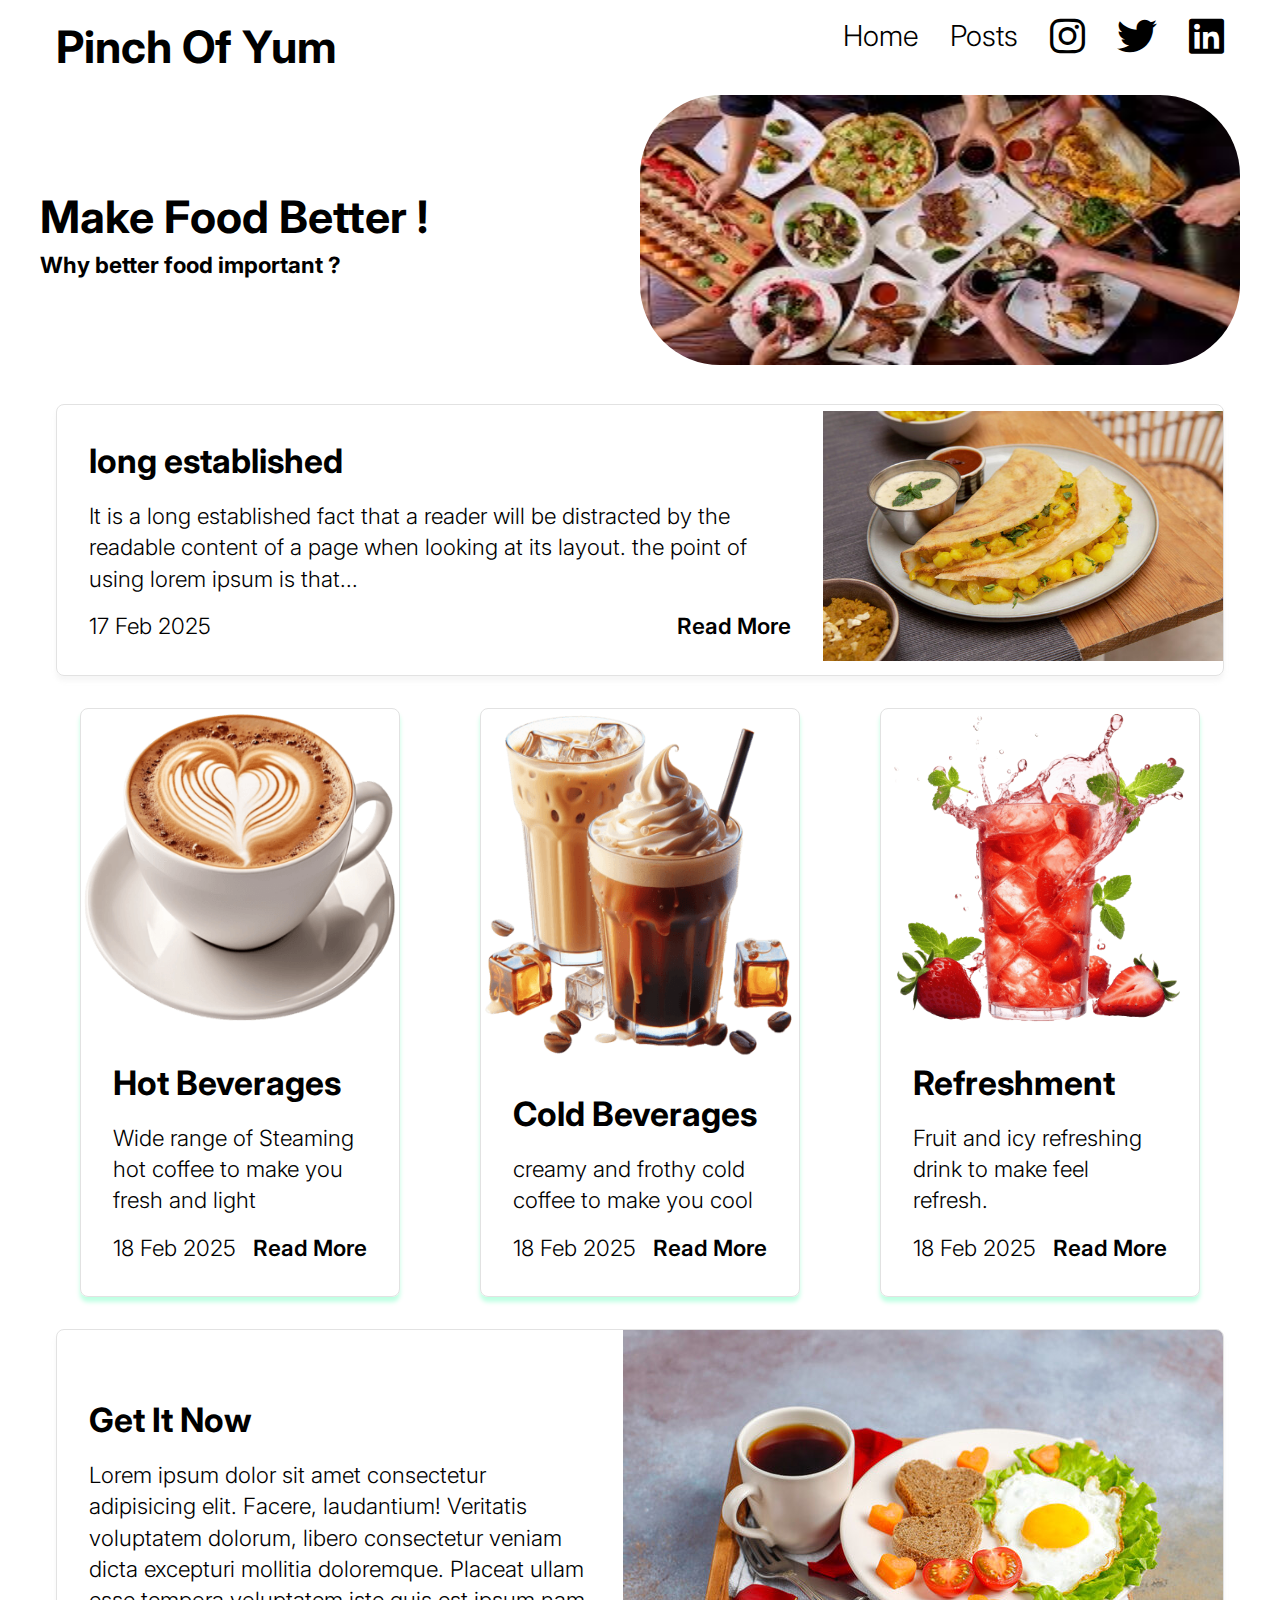
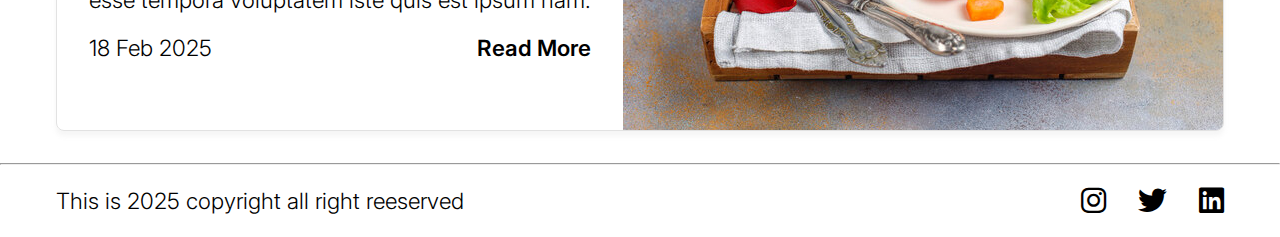
<file: index.html>
<!DOCTYPE html>
<html lang="en">
<head>
  <meta charset="UTF-8">
  <meta name="viewport" content="width=device-width, initial-scale=1.0">
  <title>Blog Website</title>
  <link rel="stylesheet" href="https://cdnjs.cloudflare.com/ajax/libs/font-awesome/6.7.2/css/all.min.css" integrity="sha512-Evv84Mr4kqVGRNSgIGL/F/aIDqQb7xQ2vcrdIwxfjThSH8CSR7PBEakCr51Ck+w+/U6swU2Im1vVX0SVk9ABhg==" crossorigin="anonymous" referrerpolicy="no-referrer" />
  <link rel="stylesheet" href="style.css">
  
</head>
<body>
  <header>
    <nav>
      <h1>Pinch Of Yum</h1>
      <ul>
        <a href="index.html">
          <li>Home</li>
        </a>
      <li>Posts</li>
      <li><i class="fa-brands fa-instagram"></i></li>
         
        
         
          <li><i class="fa-brands fa-twitter"></i></li>
        
        <li>
          <i class="fa-brands fa-linkedin"></i>
        </li> 
        
      </ul>
    </nav>
  </header>
    <main>
      <section id="hero">
        <div class="hero-content">
          <h1>Make Food Better ! </h1>
          <h4>
           Why better food important ?
          </h4>
</div>
        <div class="hero_image">
          <img src="images/hero.jfif" alt="hero-img">
        </img>
        </div>
      </section>

      <div class="h-card">
        <div class="card_content">
          <h2>long established</h2>
          <p> It is a long established fact that a reader will be distracted by the readable content of a page when looking at its layout. the point of using lorem ipsum is that...</p>
          <div class="status">
            <p>17 Feb 2025</p>
           <a href="post.html"><button class="read-btn">Read More</button></a> 
          </div>
        </div>
        <div class="hor_image">
        <img src="images/gallery-5.jpg" alt="Dinner-img">
      </div>
      </div>
      <div class="card_container">
        <div class="card_wrapper">
          <div class="v-card">
            <div class="card_content">
              <h2>Hot Beverages</h2>
              <p>Wide range of Steaming hot coffee to make you fresh and light</p>
              <div class="status">
                <p>18 Feb 2025</p>
                <a href="post.html"><button class="read-btn">Read More</button></a>
              </div>
            </div>
            <img src="images/hot-beverages.png" alt="card-img">
          </div>
        </div>
        <div class="card_wrapper">
          <div class="v-card">
            <div class="card_content">
              <h2>Cold Beverages</h2>
              <p>creamy and frothy cold coffee to make you cool</p>
              <div class="status">
                <p>18 Feb 2025</p>
                <a href="post.html"><button class="read-btn">Read More</button></a>
              </div>
            </div>
            <img src="images/cold-beverages.png" alt="card-img">
          </div>
        </div>
        <div class="card_wrapper">
          <div class="v-card">
            <div class="card_content">
              <h2>Refreshment</h2>
              <p>Fruit and icy refreshing drink to make feel refresh.</p>
              <div class="status">
                <p>18 Feb 2025</p>
                <a href="post.html"><button class="read-btn">Read More</button></a>
              </div>
            </div>
            <img src="images/refreshment.png" alt="card-img">
          </div>
        </div>
      </div>
      <div class="h-card">
        <div class="card_content">
          <h2>Get It Now</h2>
          <p>Lorem ipsum dolor sit amet consectetur adipisicing elit. Facere, laudantium! Veritatis voluptatem dolorum, libero consectetur veniam dicta excepturi mollitia doloremque. Placeat ullam esse tempora voluptatem iste quis est ipsum nam.</p>
          <div class="status">
            <p>18 Feb 2025</p>
           <a href="post.html"> <button class="read-btn">Read More</button></a>
          </div>
        </div>
        <img src="images/gallery-4.jpg" alt="big-img">
      </div>
    </main>
    <hr>
    <footer>
      <p>This is 2025 copyright all right reeserved</p>
      <ul>
        
         <li> <i class="fa-brands fa-instagram"></i></li>
        
        <li>
          <i class="fa-brands fa-twitter"></i>
        </li>
        <li>
          <i class="fa-brands fa-linkedin"></i>
        </li>
      </ul>
    </footer>
  
</body>
</html>
</file>
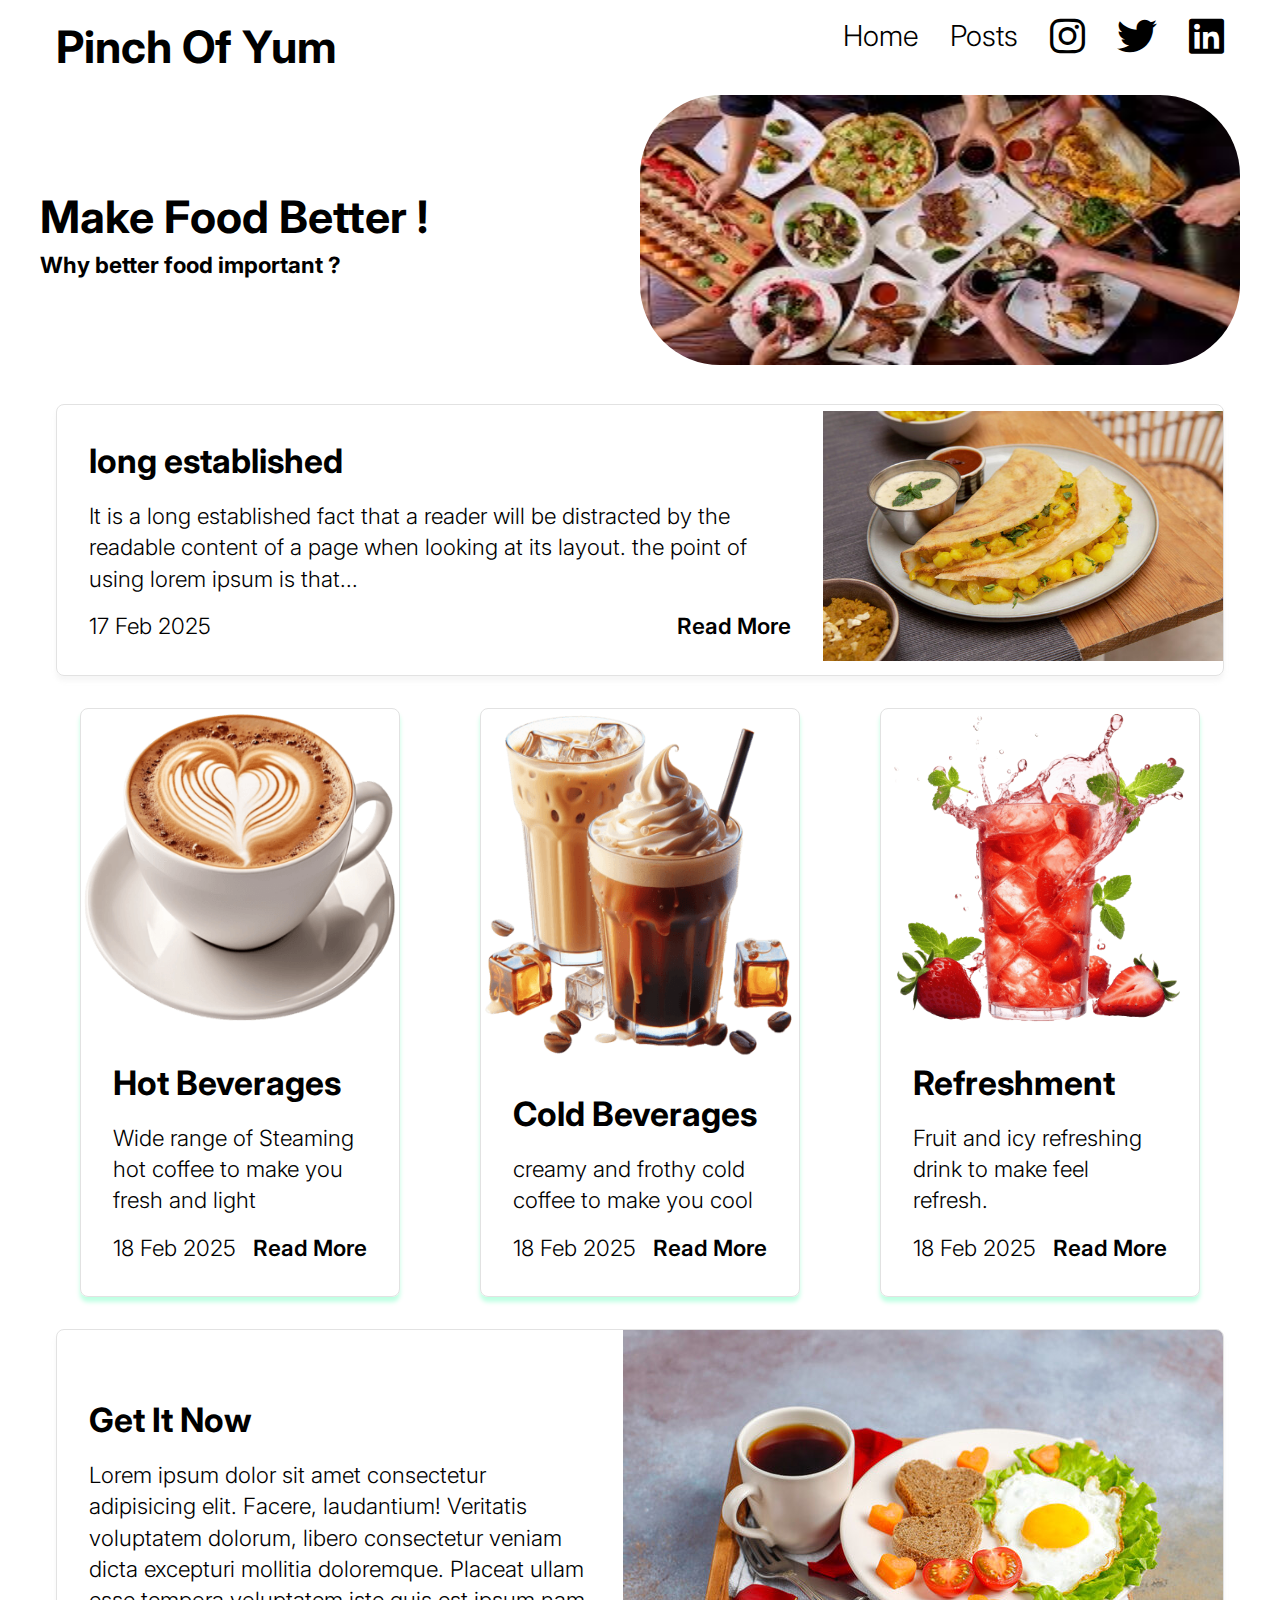
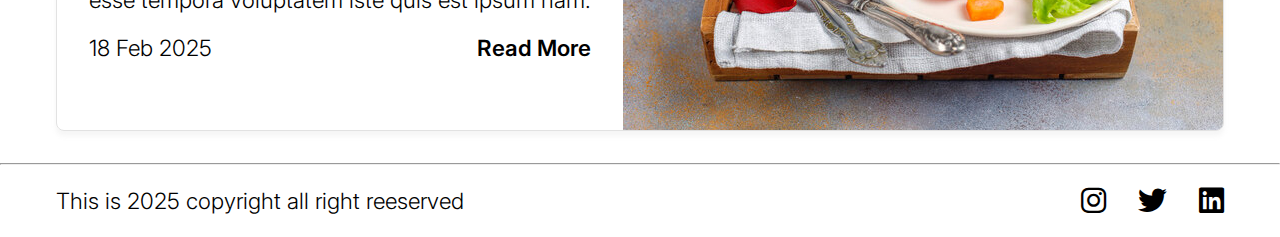
<file: home.html>
<!DOCTYPE html>
<html lang="en">
<head>
  <meta charset="UTF-8">
  <meta name="viewport" content="width=device-width, initial-scale=1.0">
  <title>Blog Website</title>
  <link rel="stylesheet" href="https://cdnjs.cloudflare.com/ajax/libs/font-awesome/6.7.2/css/all.min.css" integrity="sha512-Evv84Mr4kqVGRNSgIGL/F/aIDqQb7xQ2vcrdIwxfjThSH8CSR7PBEakCr51Ck+w+/U6swU2Im1vVX0SVk9ABhg==" crossorigin="anonymous" referrerpolicy="no-referrer" />
  <link rel="stylesheet" href="style.css">
  
</head>
<body>
  <header>
    <nav>
      <h1>Pinch Of Yum</h1>
      <ul>
        <a href="home.html">
          <li>Home</li>
        </a>
      <li>Posts</li>
      <li><i class="fa-brands fa-instagram"></i></li>
         
        
         
          <li><i class="fa-brands fa-twitter"></i></li>
        
        <li>
          <i class="fa-brands fa-linkedin"></i>
        </li> 
        
      </ul>
    </nav>
  </header>
    <main>
      <section id="hero">
        <div class="hero-content">
          <h1>Make Food Better ! </h1>
          <h4>
           Why better food important ?
          </h4>
</div>
        <div class="hero_image">
          <img src="images/hero.jfif" alt="hero-img">
        </img>
        </div>
      </section>

      <div class="h-card">
        <div class="card_content">
          <h2>long established</h2>
          <p> It is a long established fact that a reader will be distracted by the readable content of a page when looking at its layout. the point of using lorem ipsum is that...</p>
          <div class="status">
            <p>17 Feb 2025</p>
           <a href="post.html"><button class="read-btn">Read More</button></a> 
          </div>
        </div>
        <div class="hor_image">
        <img src="images/gallery-5.jpg" alt="Dinner-img">
      </div>
      </div>
      <div class="card_container">
        <div class="card_wrapper">
          <div class="v-card">
            <div class="card_content">
              <h2>Hot Beverages</h2>
              <p>Wide range of Steaming hot coffee to make you fresh and light</p>
              <div class="status">
                <p>18 Feb 2025</p>
                <a href="post.html"><button class="read-btn">Read More</button></a>
              </div>
            </div>
            <img src="images/hot-beverages.png" alt="card-img">
          </div>
        </div>
        <div class="card_wrapper">
          <div class="v-card">
            <div class="card_content">
              <h2>Cold Beverages</h2>
              <p>creamy and frothy cold coffee to make you cool</p>
              <div class="status">
                <p>18 Feb 2025</p>
                <a href="post.html"><button class="read-btn">Read More</button></a>
              </div>
            </div>
            <img src="images/cold-beverages.png" alt="card-img">
          </div>
        </div>
        <div class="card_wrapper">
          <div class="v-card">
            <div class="card_content">
              <h2>Refreshment</h2>
              <p>Fruit and icy refreshing drink to make feel refresh.</p>
              <div class="status">
                <p>18 Feb 2025</p>
                <a href="post.html"><button class="read-btn">Read More</button></a>
              </div>
            </div>
            <img src="images/refreshment.png" alt="card-img">
          </div>
        </div>
      </div>
      <div class="h-card">
        <div class="card_content">
          <h2>Get It Now</h2>
          <p>Lorem ipsum dolor sit amet consectetur adipisicing elit. Facere, laudantium! Veritatis voluptatem dolorum, libero consectetur veniam dicta excepturi mollitia doloremque. Placeat ullam esse tempora voluptatem iste quis est ipsum nam.</p>
          <div class="status">
            <p>18 Feb 2025</p>
           <a href="post.html"> <button class="read-btn">Read More</button></a>
          </div>
        </div>
        <img src="images/gallery-4.jpg" alt="big-img">
      </div>
    </main>
    <hr>
    <footer>
      <p>This is 2025 copyright all right reeserved</p>
      <ul>
        
         <li> <i class="fa-brands fa-instagram"></i></li>
        
        <li>
          <i class="fa-brands fa-twitter"></i>
        </li>
        <li>
          <i class="fa-brands fa-linkedin"></i>
        </li>
      </ul>
    </footer>
  
</body>
</html>
</file>
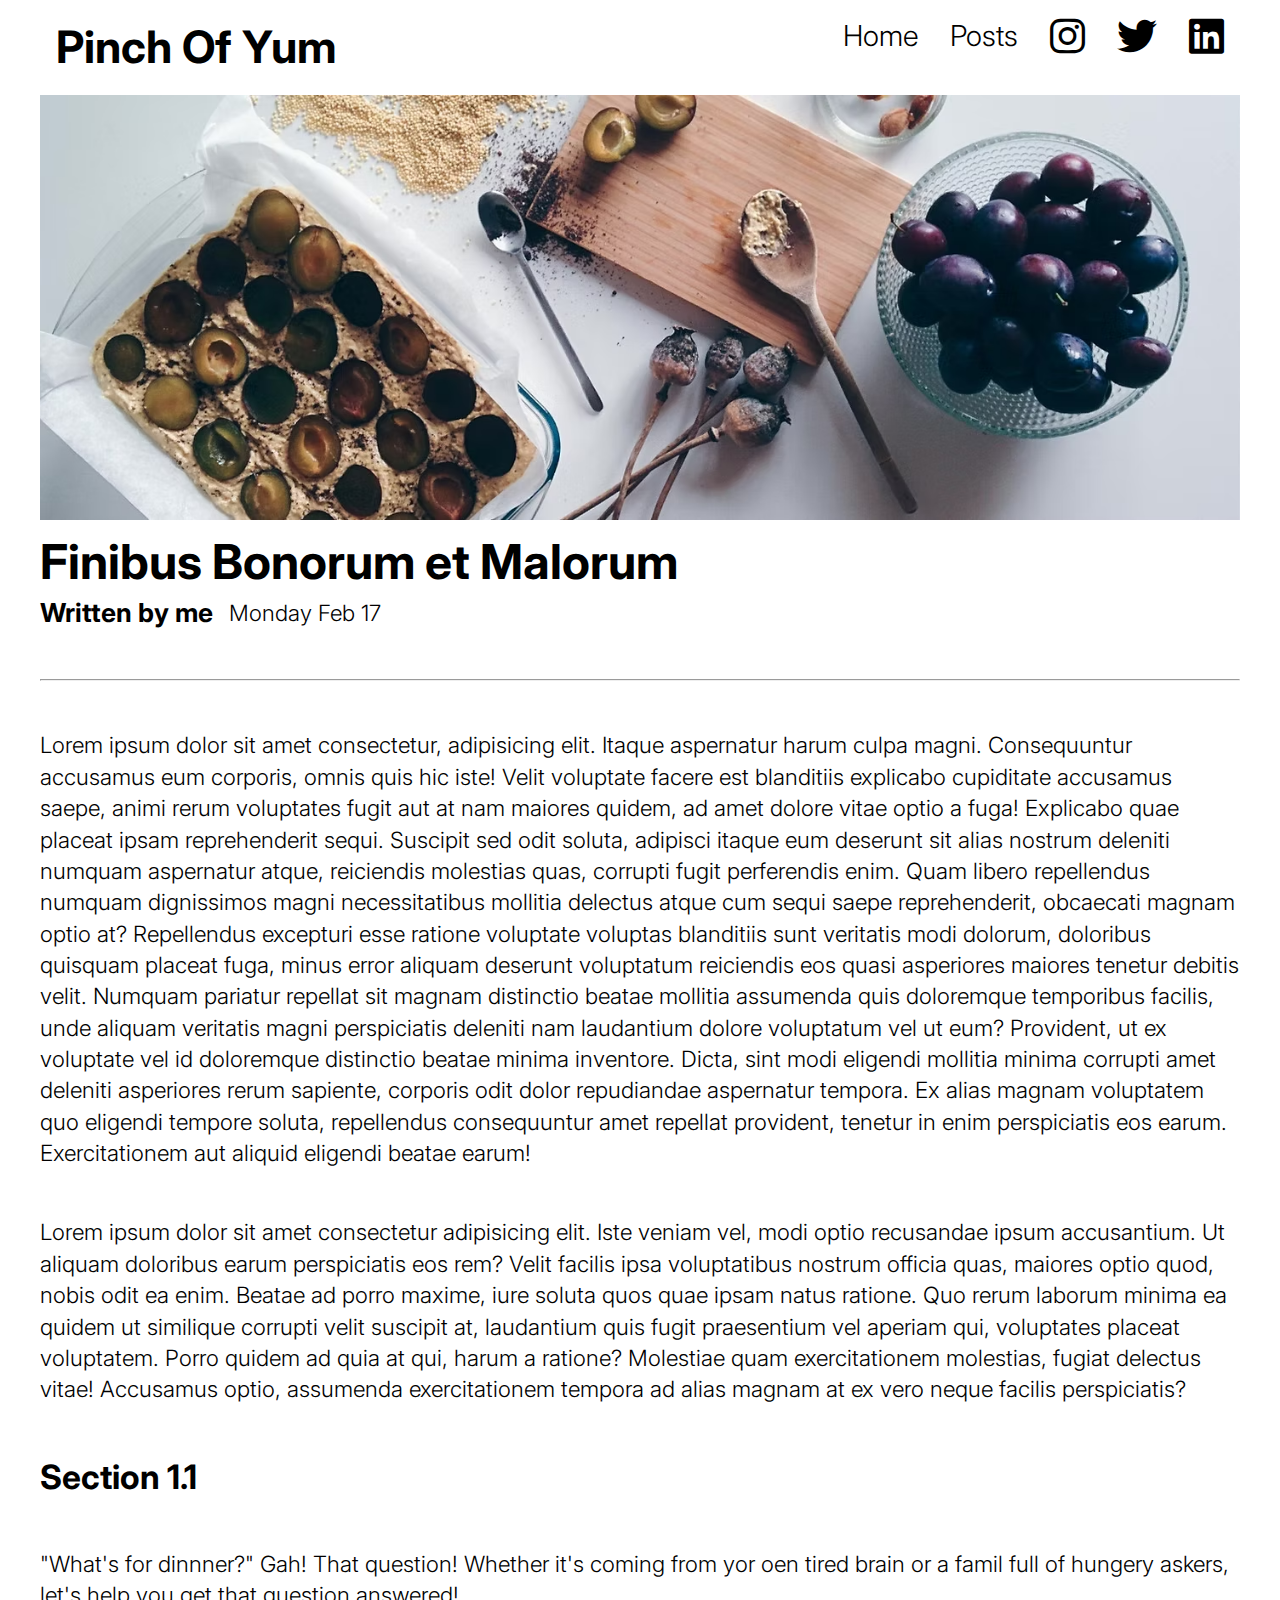
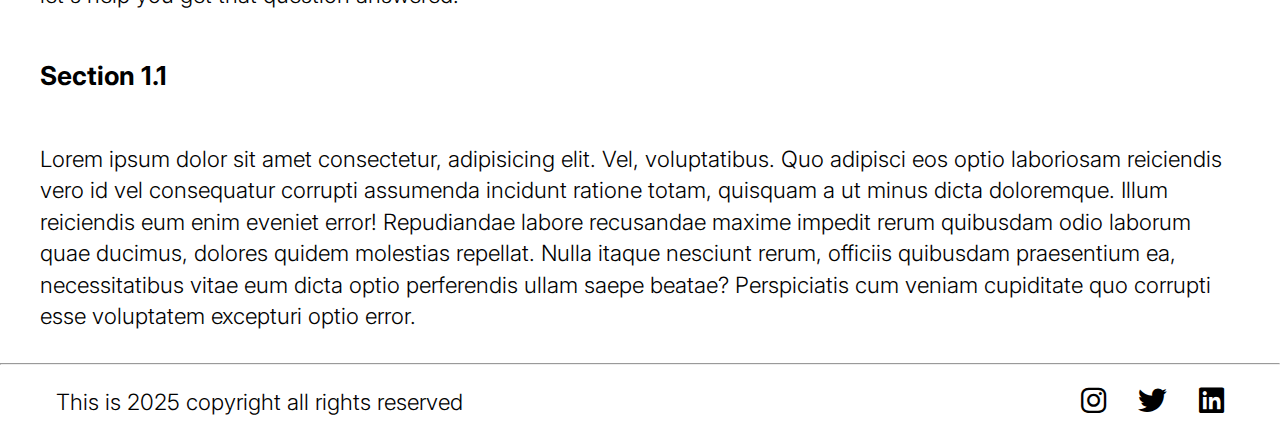
<file: post.html>
<!DOCTYPE html>
<html lang="en">
<head>
  <meta charset="UTF-8">
  <meta name="viewport" content="width=device-width, initial-scale=1.0">
  <title>Post Page | Blog Website</title>
  <link rel="stylesheet" href="style.css" />
  <link rel="stylesheet" href="https://cdnjs.cloudflare.com/ajax/libs/font-awesome/6.7.2/css/all.min.css" integrity="sha512-Evv84Mr4kqVGRNSgIGL/F/aIDqQb7xQ2vcrdIwxfjThSH8CSR7PBEakCr51Ck+w+/U6swU2Im1vVX0SVk9ABhg==" crossorigin="anonymous" referrerpolicy="no-referrer" />
  
</head>
<body>
<header>
      <nav>
        <h1>Pinch Of Yum</h1>
        <ul>
          <a href="index.html">
            <li>Home</li>
          </a>
          <li>Posts</li>
          <li>
            <i class="fa-brands fa-instagram"></i>
          </li>
          <li>
            <i class="fa-brands fa-twitter"></i>
          </li>
          <li>
            <i class="fa-brands fa-linkedin"></i>
          </li>
        </ul>
      </nav>
    </header>
    <main class="post">
      <section>
        <div class="banner_image">
          <img src="images/banner.avif" alt="banner" />
        </div>
        <h1>Finibus Bonorum et Malorum</h1>
        <div class="about-author">
          <h3>Written by me</h3>
          <p>Monday Feb 17</p>
        </div>
      </section>
      <hr />
      <article>
        <p>
          Lorem ipsum dolor sit amet consectetur, adipisicing elit. Itaque
          aspernatur harum culpa magni. Consequuntur accusamus eum corporis,
          omnis quis hic iste! Velit voluptate facere est blanditiis explicabo
          cupiditate accusamus saepe, animi rerum voluptates fugit aut at nam
          maiores quidem, ad amet dolore vitae optio a fuga! Explicabo quae
          placeat ipsam reprehenderit sequi. Suscipit sed odit soluta, adipisci
          itaque eum deserunt sit alias nostrum deleniti numquam aspernatur
          atque, reiciendis molestias quas, corrupti fugit perferendis enim.
          Quam libero repellendus numquam dignissimos magni necessitatibus
          mollitia delectus atque cum sequi saepe reprehenderit, obcaecati
          magnam optio at? Repellendus excepturi esse ratione voluptate voluptas
          blanditiis sunt veritatis modi dolorum, doloribus quisquam placeat
          fuga, minus error aliquam deserunt voluptatum reiciendis eos quasi
          asperiores maiores tenetur debitis velit. Numquam pariatur repellat
          sit magnam distinctio beatae mollitia assumenda quis doloremque
          temporibus facilis, unde aliquam veritatis magni perspiciatis deleniti
          nam laudantium dolore voluptatum vel ut eum? Provident, ut ex
          voluptate vel id doloremque distinctio beatae minima inventore. Dicta,
          sint modi eligendi mollitia minima corrupti amet deleniti asperiores
          rerum sapiente, corporis odit dolor repudiandae aspernatur tempora. Ex
          alias magnam voluptatem quo eligendi tempore soluta, repellendus
          consequuntur amet repellat provident, tenetur in enim perspiciatis eos
          earum. Exercitationem aut aliquid eligendi beatae earum!
        </p>
        <p>
          Lorem ipsum dolor sit amet consectetur adipisicing elit. Iste veniam
          vel, modi optio recusandae ipsum accusantium. Ut aliquam doloribus
          earum perspiciatis eos rem? Velit facilis ipsa voluptatibus nostrum
          officia quas, maiores optio quod, nobis odit ea enim. Beatae ad porro
          maxime, iure soluta quos quae ipsam natus ratione. Quo rerum laborum
          minima ea quidem ut similique corrupti velit suscipit at, laudantium
          quis fugit praesentium vel aperiam qui, voluptates placeat voluptatem.
          Porro quidem ad quia at qui, harum a ratione? Molestiae quam
          exercitationem molestias, fugiat delectus vitae! Accusamus optio,
          assumenda exercitationem tempora ad alias magnam at ex vero neque
          facilis perspiciatis?
        </p>
        <h2>Section 1.1</h2>
        <p>
          "What's for dinnner?" Gah! That question! Whether it's coming from yor oen tired brain or a famil full of hungery askers, let's help you get that question answered!
        </p>
        <h3>Section 1.1</h3>
        <p>
          Lorem ipsum dolor sit amet consectetur, adipisicing elit. Vel,
          voluptatibus. Quo adipisci eos optio laboriosam reiciendis vero id vel
          consequatur corrupti assumenda incidunt ratione totam, quisquam a ut
          minus dicta doloremque. Illum reiciendis eum enim eveniet error!
          Repudiandae labore recusandae maxime impedit rerum quibusdam odio
          laborum quae ducimus, dolores quidem molestias repellat. Nulla itaque
          nesciunt rerum, officiis quibusdam praesentium ea, necessitatibus
          vitae eum dicta optio perferendis ullam saepe beatae? Perspiciatis cum
          veniam cupiditate quo corrupti esse voluptatem excepturi optio error.
        </p>
      </article>
    </main>
    <hr />
    <footer>
      <p>This is 2025 copyright all rights reserved</p>
<ul>
        <li>
          <i class="fa-brands fa-instagram"></i>
        </li>
        <li>
          <i class="fa-brands fa-twitter"></i>
        </li>
        <li>
          <i class="fa-brands fa-linkedin"></i>
        </li>
      </ul>
    </footer>
  </body>
</html>
</file>
<file: style.css>
@import url("https://fonts.googleapis.com/css2?family=Inter:wght@100;200;300;400;500;600;700;800;900&display=swap");
* {
  margin: 0;
  padding: 0;
  box-sizing: border-box;
  font-family: "Inter", sans-serif;
}
/* html {
  font-size: 62.5%;
} */
html,
body {

  font-weight: 300;
  line-height: 1.4;
  scroll-behavior: smooth;
}
body {
  font-size: 1.4rem;
}
ul {
  list-style: none;
}

header {
  position: sticky;
  top: 0;
  background: #fff;
}
nav {
  padding: 1rem;
  max-width: 1200px;
  margin: 0 auto;
  display: flex;
  justify-content: space-between;
}

nav ul {
  display: flex;
  gap: 2rem;
}

nav ul li {
  font-size: 1.8rem;
}
nav ul li:hover {
  border-bottom: rgb(0, 128, 255) 2px solid;
}
nav i {
  font-size: 2.5rem;
}
main {
  max-width: 1200px;
  margin: 0 auto;
}
/* Hero Section */

#hero {
  display: flex;
  justify-content: space-between;
  align-items: center;
}

.hero_content h1 {
  font-size: 6rem;
  line-height: 1.2;
  
}
.hero_content h4 {
  font-size: 2.5rem;
  font-weight: 300;
}

.hero_image img {
  border-radius: 5rem;
  height: 270px;
  width:600px;
}

/* Long Card Section */

.h-card {
  display: flex;
  margin: 2rem 1rem;
  box-shadow: 0px 5px 4px rgba(221, 221, 221, 0.25);
  align-items: center;
  border: 1px solid #e2e2e2;
  border-radius: 0.5rem;
  overflow: hidden;
}

.card_content {
  padding: 2rem;
  display: flex;
  flex-direction: column;
  gap: 1rem;
}
.hor_image img {
  /* border-radius: 5rem; */
  height: 250px;
  width:400px;
}
.status {
  display: flex;
  justify-content: space-between;
}
.read-btn {
  all: unset;
  font-weight: 600;
  border-bottom: 1px solid transparent;
}
.read-btn:hover {
  border-bottom: rgb(3, 122, 15) 2px solid;
}

/* v-cards */

.v-card {
  display: flex;
  flex-direction: column-reverse;
  max-width: 320px;
  box-shadow: 0px 5px 4px rgba(1, 255, 145, 0.25);
  align-items: center;
  border: 1px solid #e2e2e2;
  border-radius: 0.5rem;
  overflow: hidden;
}

.card_container {
  margin: 0 auto;
  display: grid;
  grid-template-columns: repeat(auto-fit, minmax(320px, 1fr));
}
.card_wrapper {
  display: flex;
  justify-content: center;
}
.v-card img {
  width: 100%;
  height: 100%;
}

footer {
  display: flex;
  justify-content: space-between;
  align-items: center;
  padding: 1rem;
  max-width: 1200px;
  margin: 0 auto;
}

footer ul {
  display: flex;
  gap: 2rem;
}
footer ul li {
  font-size: 1.8rem;
}

/* Post page */
.banner_image img {
  width: 100%;
}
.post h1 {
  font-size: 3rem;
}
.post hr {
  margin: 3rem 0;
}
.about-author {
  display: flex;
  gap: 1rem;
  align-items: center;
}

article {
  display: flex;
  flex-direction: column;
  gap: 3rem;
  margin-bottom: 2rem;
}

a {
  text-decoration: none;
  color: #000;
}

@media (max-width: 1024px) {
  nav {
    flex-direction: column;
    align-items: center;
  }

  nav ul {
    gap: 1rem;
  }

  #hero {
    flex-direction: column;
    text-align: center;
  }

  .hero_image img {
    width: 100%;
    max-width: 500px;
    height: auto;
  }

  .h-card {
    flex-direction: column;
    text-align: center;
  }

  .hor_image img {
    width: 100%;
    height: auto;
  }

  .card_container {
    grid-template-columns: repeat(auto-fit, minmax(250px, 1fr));
  }
}
</file>
